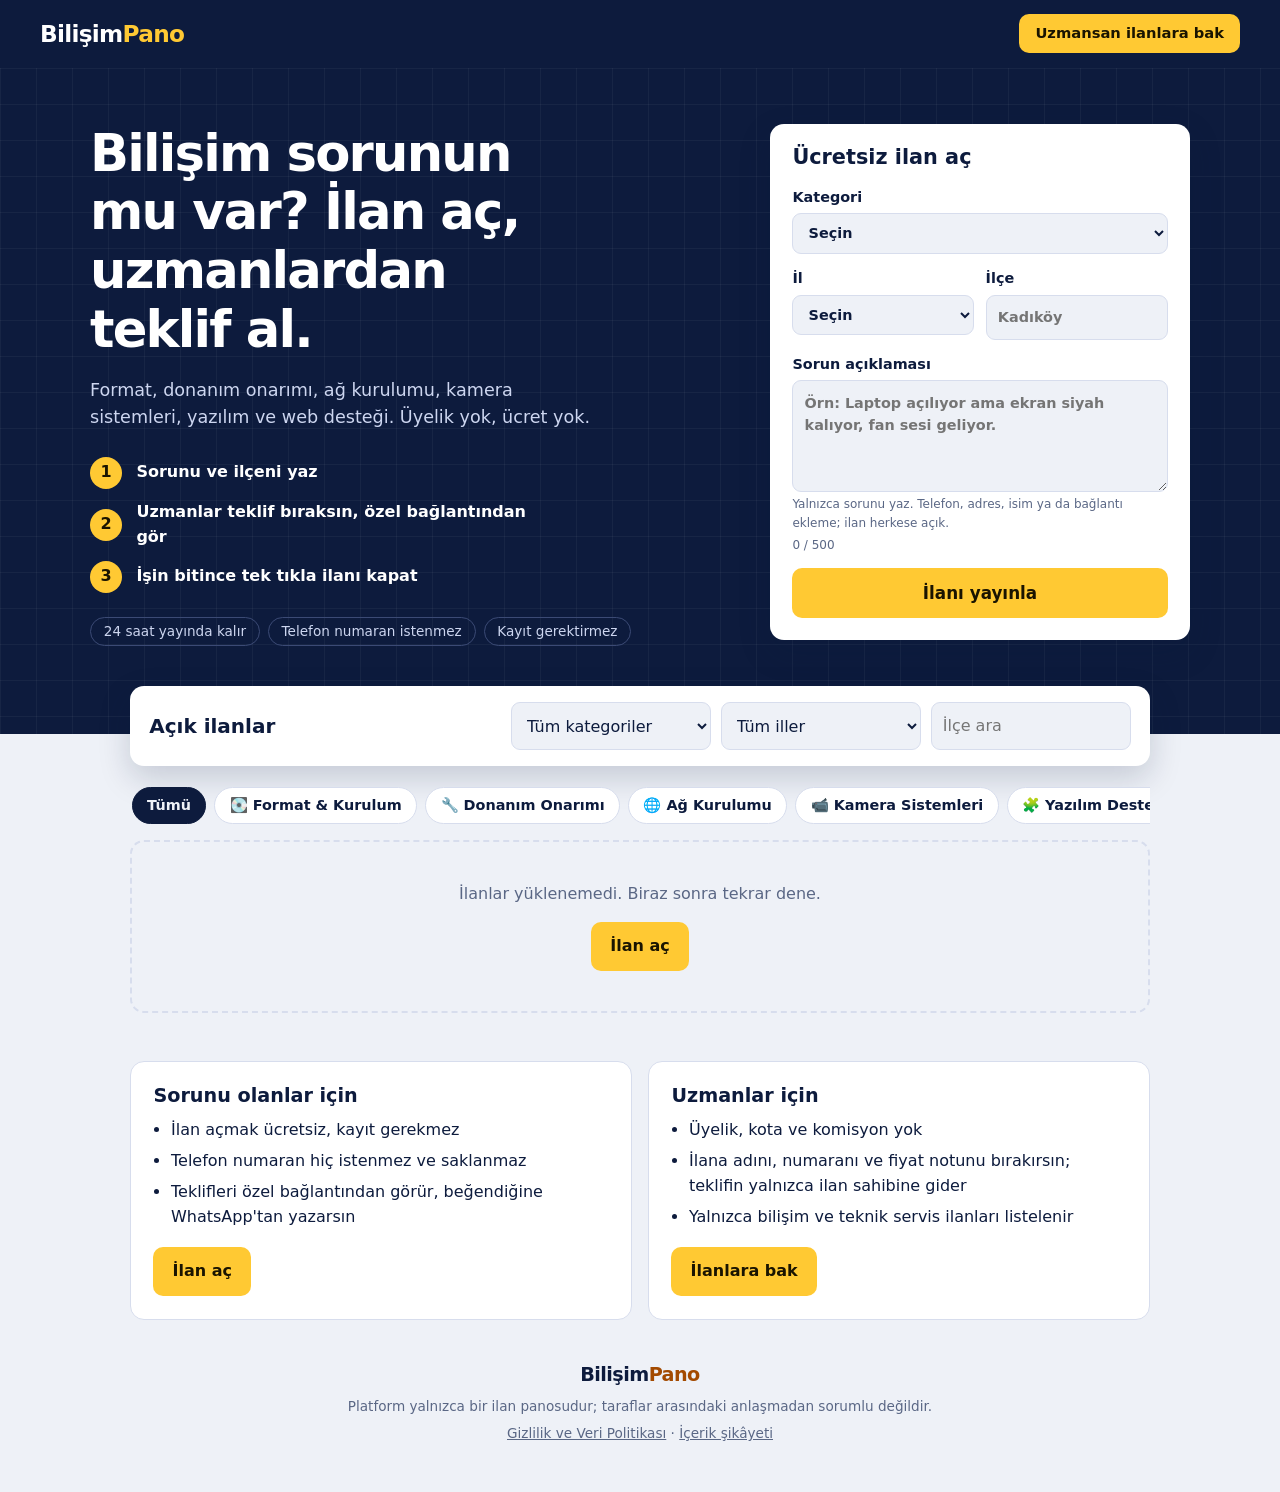
<file: public/index.html>
<!doctype html>
<html lang="tr">
<head>
  <meta charset="utf-8">
  <meta name="viewport" content="width=device-width, initial-scale=1">
  <title>BilişimPano — Teknik sorunun için ücretsiz ilan aç</title>
  <meta name="description" content="Format, donanım, ağ, kamera ve yazılım sorunları için ücretsiz ilan aç; uzmanlar WhatsApp'tan teklif versin.">
  <link rel="icon" href="favicon.svg" type="image/svg+xml">
  <meta name="theme-color" content="#0d1b3d">
  <meta property="og:type" content="website">
  <meta property="og:locale" content="tr_TR">
  <meta property="og:site_name" content="BilişimPano">
  <meta property="og:title" content="BilişimPano — Teknik sorunun için ücretsiz ilan aç">
  <meta property="og:description" content="Format, donanım, ağ, kamera ve yazılım sorunları için ücretsiz ilan aç; uzmanlar teklif bıraksın.">
  <link rel="stylesheet" href="styles.css?v=13">
  <script type="module" src="app.js?v=13"></script>
</head>
<body>
  <header class="top">
    <a class="brand" href="./">Bilişim<span>Pano</span></a>
    <div class="top-actions">
      <button id="mine-btn" class="btn ghost sm" type="button" hidden>İlanlarım</button>
      <a class="btn sm" href="#ilanlar">Uzmansan ilanlara bak</a>
    </div>
  </header>

  <section class="hero">
    <div class="hero-in">
      <div class="pitch">
        <h1>Bilişim sorunun mu var? İlan aç, uzmanlardan teklif al.</h1>
        <p class="lead">Format, donanım onarımı, ağ kurulumu, kamera sistemleri, yazılım ve web desteği. Üyelik yok, ücret yok.</p>
        <ol class="steps">
          <li><b>1</b><span>Sorunu ve ilçeni yaz</span></li>
          <li><b>2</b><span>Uzmanlar teklif bıraksın, özel bağlantından gör</span></li>
          <li><b>3</b><span>İşin bitince tek tıkla ilanı kapat</span></li>
        </ol>
        <ul class="trust">
          <li>24 saat yayında kalır</li>
          <li>Telefon numaran istenmez</li>
          <li>Kayıt gerektirmez</li>
        </ul>
      </div>

      <section class="card-form" id="ilan" aria-labelledby="form-title">
        <h2 id="form-title">Ücretsiz ilan aç</h2>
        
        <form id="listing-form" autocomplete="off" novalidate>
          <label>Kategori
            <select id="f-category" autocomplete="off" required></select>
          </label>
          <div class="row">
            <label>İl
              <select id="f-city" autocomplete="off" required></select>
            </label>
            <label>İlçe
              <input id="f-district" type="text" maxlength="40" autocomplete="off" placeholder="Kadıköy" required>
            </label>
          </div>
          <label>Sorun açıklaması
            <textarea id="f-desc" rows="4" minlength="20" maxlength="500" required
              placeholder="Örn: Laptop açılıyor ama ekran siyah kalıyor, fan sesi geliyor."></textarea>
            <small>Yalnızca sorunu yaz. Telefon, adres, isim ya da bağlantı ekleme; ilan herkese açık.</small>
            <small id="desc-count">0 / 500</small>
          </label>
          <input id="f-website" class="hp" type="text" tabindex="-1" autocomplete="off" aria-hidden="true">
          <div id="turnstile"></div>
          <p id="form-error" class="error" role="alert" hidden></p>
          <button class="btn block" type="submit">İlanı yayınla</button>
        </form>
        <div id="result" class="notice" hidden aria-live="polite">
          <h3>İlanın yayında</h3>
          <p>Bu bağlantıyı şimdi kaydet. Gelen teklifleri bu bağlantıdan görür, işin bitince ilanı yine buradan kapatırsın. Sayfa kapanınca tekrar gösterilmez.</p>
          <input id="close-url" type="text" readonly>
          <button id="copy-btn" class="btn ghost" type="button">Bağlantıyı kopyala</button>
        </div>
      </section>
      <section id="close-panel" class="owner" hidden aria-live="polite">
        <div class="owner-head">
          <div>
            <h2>Gelen teklifler</h2>
            <p id="close-msg">Teklifler yalnızca sana görünür.</p>
          </div>
          <button id="offers-refresh" class="btn ghost sm" type="button">Yenile</button>
        </div>
        <div id="offers" class="offers"></div>
        <div class="owner-foot">
          <button id="close-btn" class="btn" type="button">İşim bitti, ilanı kaldır</button>
          <a class="btn ghost" href="./">Ana sayfaya dön</a>
        </div>
      </section>
    </div>
  </section>

  <main class="board" id="ilanlar">
    <div class="board-head">
      <h2 id="list-title">Açık ilanlar</h2>
      <div class="filters" role="search">
        <select id="q-category" autocomplete="off" aria-label="Kategori filtresi"></select>
        <select id="q-city" autocomplete="off" aria-label="İl filtresi"></select>
        <input id="q-district" type="search" autocomplete="off" placeholder="İlçe ara" maxlength="40" aria-label="İlçe ara">
      </div>
    </div>
    <div id="chips" class="chips" role="group" aria-label="Kategoriye göre filtrele"></div>
    <div id="list" class="list" aria-live="polite"></div>
    <div id="empty" class="empty" hidden>
      <p id="empty-msg">Bu filtrede açık ilan yok. Filtreyi genişlet ya da ilk ilanı sen aç.</p>
      <a class="btn" href="#ilan">İlan aç</a>
    </div>
  </main>

  <section class="info" aria-label="Kimler için">
    <article>
      <h3>Sorunu olanlar için</h3>
      <ul>
        <li>İlan açmak ücretsiz, kayıt gerekmez</li>
        <li>Telefon numaran hiç istenmez ve saklanmaz</li>
        <li>Teklifleri özel bağlantından görür, beğendiğine WhatsApp'tan yazarsın</li>
      </ul>
      <a class="btn" href="#ilan">İlan aç</a>
    </article>
    <article>
      <h3>Uzmanlar için</h3>
      <ul>
        <li>Üyelik, kota ve komisyon yok</li>
        <li>İlana adını, numaranı ve fiyat notunu bırakırsın; teklifin yalnızca ilan sahibine gider</li>
        <li>Yalnızca bilişim ve teknik servis ilanları listelenir</li>
      </ul>
      <a class="btn" href="#ilanlar">İlanlara bak</a>
    </article>
  </section>

  <dialog id="mine-dialog" aria-labelledby="mine-title">
    <h3 id="mine-title">İlanlarım</h3>
    <p class="muted-text">Bu tarayıcıdan açtığın ilanlar. Birine tıklayıp teklifleri görebilirsin.</p>
    <div id="mine-list"></div>
    <button class="btn ghost" type="button" id="mine-close">Kapat</button>
  </dialog>

  <dialog id="offer-dialog" aria-labelledby="offer-title">
    <form id="offer-form" autocomplete="off" novalidate>
      <h3 id="offer-title">Teklif bırak</h3>
      <p class="muted-text" id="offer-for"></p>
      <label>Adın ya da firman
        <input id="o-name" type="text" maxlength="40" required>
      </label>
      <label>WhatsApp numaran
        <input id="o-phone" type="tel" inputmode="tel" placeholder="05xx xxx xx xx" required>
        <small>Numaran yalnızca ilan sahibine gösterilir, herkese açık listede görünmez. Göndererek <a href="gizlilik.html" target="_blank" rel="noopener">Gizlilik Politikası</a>'nı kabul edersin.</small>
      </label>
      <label>Not ya da tahmini fiyat
        <textarea id="o-note" rows="3" maxlength="200" placeholder="Örn: Yarın gelebilirim, 500 TL"></textarea>
      </label>
      <div id="o-turnstile"></div>
      <p id="offer-error" class="error" role="alert" hidden></p>
      <div class="dlg-actions">
        <button class="btn" type="submit">Teklifi gönder</button>
        <button class="btn ghost" type="button" id="offer-cancel">Vazgeç</button>
      </div>
    </form>
  </dialog>

  <footer class="foot">
    <a class="brand" href="./">Bilişim<span>Pano</span></a>
    <p>Platform yalnızca bir ilan panosudur; taraflar arasındaki anlaşmadan sorumlu değildir.</p>
    <p><a href="gizlilik.html">Gizlilik ve Veri Politikası</a> · <a href="gizlilik.html#sikayet">İçerik şikâyeti</a></p>
  </footer>
</body>
</html>
</file>
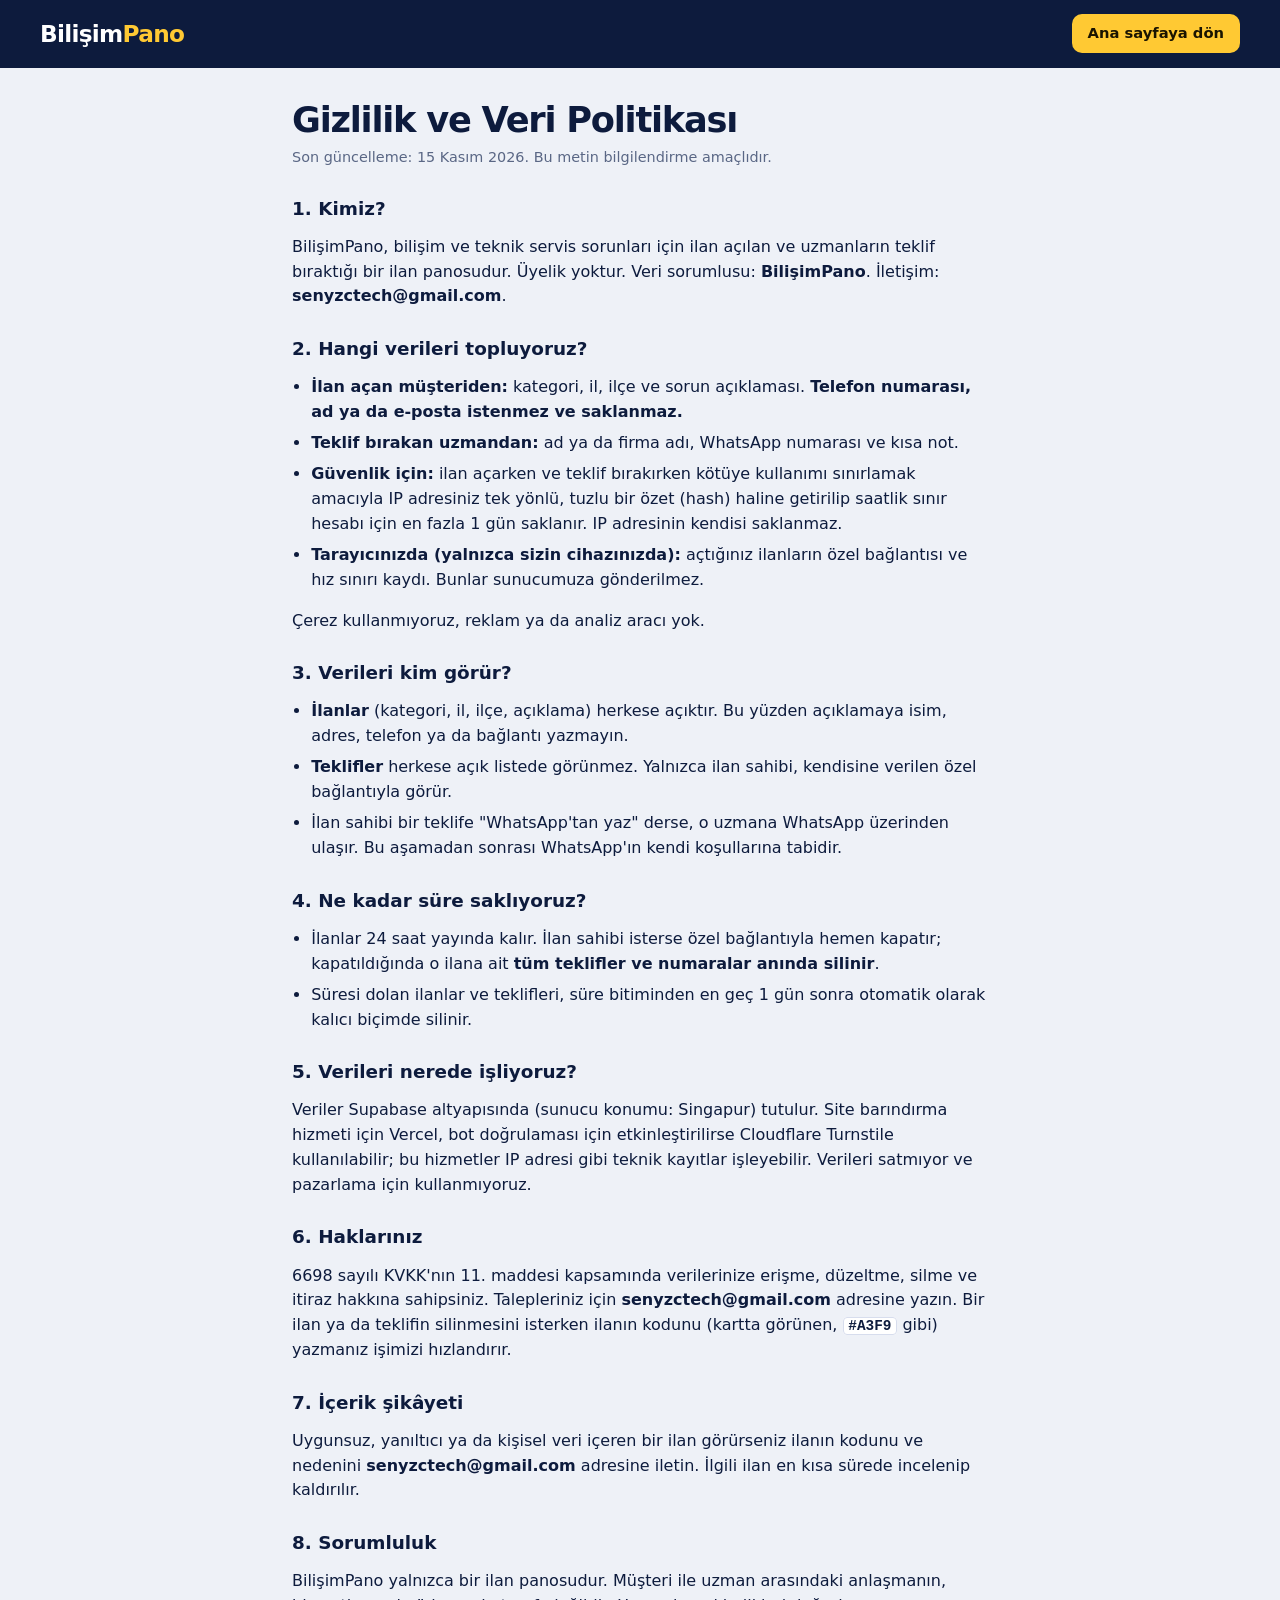
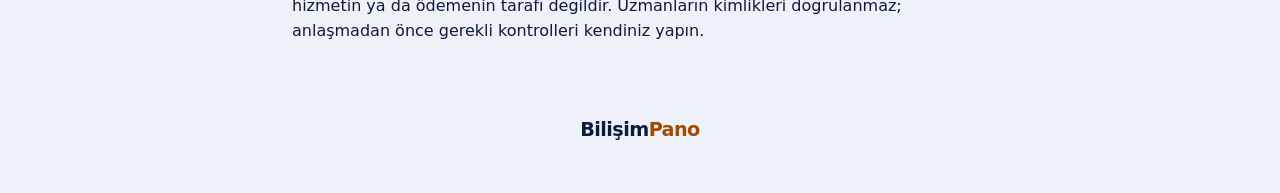
<file: public/gizlilik.html>
<!doctype html>
<html lang="tr">
<head>
  <meta charset="utf-8">
  <meta name="viewport" content="width=device-width, initial-scale=1">
  <title>Gizlilik ve Veri Politikası — BilişimPano</title>
  <link rel="icon" href="favicon.svg" type="image/svg+xml">
  <meta name="theme-color" content="#0d1b3d">
  <link rel="stylesheet" href="styles.css?v=8">
</head>
<body>
  <header class="top">
    <a class="brand" href="./">Bilişim<span>Pano</span></a>
    <a class="btn sm" href="./">Ana sayfaya dön</a>
  </header>

  <main class="legal">
    <h1>Gizlilik ve Veri Politikası</h1>
    <p class="muted-text">Son güncelleme: 15 Kasım 2026. Bu metin bilgilendirme amaçlıdır.</p>

    <h2>1. Kimiz?</h2>
    <p>BilişimPano, bilişim ve teknik servis sorunları için ilan açılan ve uzmanların teklif bıraktığı bir ilan panosudur. Üyelik yoktur. Veri sorumlusu: <strong>BilişimPano</strong>. İletişim: <strong>senyzctech@gmail.com</strong>.</p>

    <h2>2. Hangi verileri topluyoruz?</h2>
    <ul>
      <li><strong>İlan açan müşteriden:</strong> kategori, il, ilçe ve sorun açıklaması. <strong>Telefon numarası, ad ya da e-posta istenmez ve saklanmaz.</strong></li>
      <li><strong>Teklif bırakan uzmandan:</strong> ad ya da firma adı, WhatsApp numarası ve kısa not.</li>
      <li><strong>Güvenlik için:</strong> ilan açarken ve teklif bırakırken kötüye kullanımı sınırlamak amacıyla IP adresiniz tek yönlü, tuzlu bir özet (hash) haline getirilip saatlik sınır hesabı için en fazla 1 gün saklanır. IP adresinin kendisi saklanmaz.</li>
      <li><strong>Tarayıcınızda (yalnızca sizin cihazınızda):</strong> açtığınız ilanların özel bağlantısı ve hız sınırı kaydı. Bunlar sunucumuza gönderilmez.</li>
    </ul>
    <p>Çerez kullanmıyoruz, reklam ya da analiz aracı yok.</p>

    <h2>3. Verileri kim görür?</h2>
    <ul>
      <li><strong>İlanlar</strong> (kategori, il, ilçe, açıklama) herkese açıktır. Bu yüzden açıklamaya isim, adres, telefon ya da bağlantı yazmayın.</li>
      <li><strong>Teklifler</strong> herkese açık listede görünmez. Yalnızca ilan sahibi, kendisine verilen özel bağlantıyla görür.</li>
      <li>İlan sahibi bir teklife "WhatsApp'tan yaz" derse, o uzmana WhatsApp üzerinden ulaşır. Bu aşamadan sonrası WhatsApp'ın kendi koşullarına tabidir.</li>
    </ul>

    <h2>4. Ne kadar süre saklıyoruz?</h2>
    <ul>
      <li>İlanlar 24 saat yayında kalır. İlan sahibi isterse özel bağlantıyla hemen kapatır; kapatıldığında o ilana ait <strong>tüm teklifler ve numaralar anında silinir</strong>.</li>
      <li>Süresi dolan ilanlar ve teklifleri, süre bitiminden en geç 1 gün sonra otomatik olarak kalıcı biçimde silinir.</li>
    </ul>

    <h2>5. Verileri nerede işliyoruz?</h2>
    <p>Veriler Supabase altyapısında (sunucu konumu: Singapur) tutulur. Site barındırma hizmeti için Vercel, bot doğrulaması için etkinleştirilirse Cloudflare Turnstile kullanılabilir; bu hizmetler IP adresi gibi teknik kayıtlar işleyebilir. Verileri satmıyor ve pazarlama için kullanmıyoruz.</p>

    <h2>6. Haklarınız</h2>
    <p>6698 sayılı KVKK'nın 11. maddesi kapsamında verilerinize erişme, düzeltme, silme ve itiraz hakkına sahipsiniz. Talepleriniz için <strong>senyzctech@gmail.com</strong> adresine yazın. Bir ilan ya da teklifin silinmesini isterken ilanın kodunu (kartta görünen, <code>#A3F9</code> gibi) yazmanız işimizi hızlandırır.</p>

    <h2 id="sikayet">7. İçerik şikâyeti</h2>
    <p>Uygunsuz, yanıltıcı ya da kişisel veri içeren bir ilan görürseniz ilanın kodunu ve nedenini <strong>senyzctech@gmail.com</strong> adresine iletin. İlgili ilan en kısa sürede incelenip kaldırılır.</p>

    <h2>8. Sorumluluk</h2>
    <p>BilişimPano yalnızca bir ilan panosudur. Müşteri ile uzman arasındaki anlaşmanın, hizmetin ya da ödemenin tarafı değildir. Uzmanların kimlikleri doğrulanmaz; anlaşmadan önce gerekli kontrolleri kendiniz yapın.</p>
  </main>

  <footer class="foot">
    <a class="brand" href="./">Bilişim<span>Pano</span></a>
  </footer>
</body>
</html>
</file>
<file: public/styles.css>
:root{--bg:#eef1f7;--card:#fff;--ink:#0d1b3d;--muted:#5a6785;--line:#d7dded;--hero:#0d1b3d;--hero-ink:#fff;--accent:#ffc933;--accent-ink:#1a1400;--wa:#128c4a;--warn:#a34a00;--err:#b3261e;--r:14px;--shadow:0 12px 32px rgba(13,27,61,.18)}
@media(prefers-color-scheme:dark){:root{--bg:#0a1020;--card:#131c30;--ink:#e9eefc;--muted:#97a4c4;--line:#26324f;--hero:#070d1d;--warn:#ffb067;--err:#ff8a80;--shadow:0 12px 32px rgba(0,0,0,.5)}}
*{box-sizing:border-box}
body{margin:0;background:var(--bg);color:var(--ink);font:16px/1.55 system-ui,-apple-system,"Segoe UI",Roboto,sans-serif}
h1,h2,h3{line-height:1.15;margin:0}
.top{display:flex;justify-content:space-between;align-items:center;padding:.9rem clamp(1rem,4vw,2.5rem);background:var(--hero);color:var(--hero-ink)}
.brand{font-size:1.45rem;font-weight:800;letter-spacing:-.03em;color:#fff;text-decoration:none}.brand span{color:var(--accent)}

.hero{background:var(--hero);color:var(--hero-ink);background-image:linear-gradient(rgba(255,255,255,.045) 1px,transparent 1px),linear-gradient(90deg,rgba(255,255,255,.045) 1px,transparent 1px);background-size:36px 36px;padding:2rem clamp(1rem,4vw,2.5rem) 5.5rem}
.hero-in{max-width:1100px;margin:0 auto;display:grid;gap:2rem}
@media(min-width:900px){.hero-in{grid-template-columns:1.1fr 420px;align-items:start;gap:3.5rem;padding-top:1.5rem}}
h1{font-size:clamp(2rem,5.2vw,3.2rem);font-weight:800;letter-spacing:-.035em;max-width:16ch}
.lead{color:#cdd6f0;font-size:1.1rem;max-width:46ch;margin:1.1rem 0 1.6rem}
.steps{list-style:none;padding:0;margin:0 0 1.5rem;display:grid;gap:.7rem;max-width:44ch}
.steps li{display:flex;align-items:center;gap:.9rem;font-weight:600}
.steps b{flex:none;display:grid;place-items:center;width:2rem;height:2rem;border-radius:50%;background:var(--accent);color:var(--accent-ink)}
.trust{list-style:none;padding:0;margin:0;display:flex;flex-wrap:wrap;gap:.5rem}
.trust li{font-size:.85rem;color:#cdd6f0;border:1px solid #3b4a75;border-radius:99px;padding:.2rem .8rem}
.card-form{background:var(--card);color:var(--ink);border-radius:var(--r);padding:1.4rem;box-shadow:var(--shadow)}
.card-form h2{font-size:1.3rem;margin-bottom:1rem}
.notice{border-left:4px solid var(--accent);background:var(--bg);border-radius:8px;padding:.9rem 1rem;margin-bottom:1rem}
.notice h3{font-size:1.05rem;margin-bottom:.3rem}.notice p{margin:.2rem 0 .7rem}
label{display:block;font-weight:600;font-size:.9rem;margin-bottom:.85rem}
input,select,textarea{display:block;width:100%;margin-top:.3rem;padding:.65rem .7rem;font:inherit;color:var(--ink);background:var(--bg);border:1px solid var(--line);border-radius:9px}
input:focus-visible,select:focus-visible,textarea:focus-visible,.btn:focus-visible{outline:3px solid var(--accent);outline-offset:2px}
small{display:block;font-weight:400;color:var(--muted);margin-top:.2rem}
.row{display:grid;grid-template-columns:1fr 1fr;gap:.7rem}
.hp{position:absolute;left:-9999px;width:1px;height:1px;opacity:0}
.btn{display:inline-block;padding:.75rem 1.2rem;font:inherit;font-weight:800;color:var(--accent-ink);background:var(--accent);border:0;border-radius:10px;cursor:pointer}
.btn.block{width:100%;font-size:1.05rem}
.btn:hover{filter:brightness(1.06)}.btn:disabled{opacity:.55;cursor:wait}
.btn{text-decoration:none;text-align:center}.btn.sm{padding:.5rem 1rem;font-size:.92rem}
.btn.ghost{background:transparent;color:var(--ink);border:2px solid var(--ink);margin-top:.6rem}
.btn.wa{background:var(--wa);color:#fff}
.error{color:var(--err);font-weight:600;margin:.2rem 0 .8rem}
.board{max-width:1100px;margin:-3rem auto 0;padding:0 clamp(1rem,4vw,2.5rem) 2rem}
.board-head{background:var(--card);border-radius:var(--r);padding:1rem 1.2rem;box-shadow:var(--shadow);display:grid;gap:.8rem;margin-bottom:1.2rem}
.board-head h2{font-size:1.25rem}
@media(min-width:900px){.board{margin-top:-3rem}.board-head{grid-template-columns:auto 1fr;align-items:center}.filters{justify-self:end;width:100%;max-width:620px}}
.filters{display:grid;gap:.6rem}
@media(min-width:600px){.filters{grid-template-columns:1fr 1fr 1fr}}
.filters select,.filters input{margin:0}
.list{display:grid;gap:1rem}
@media(min-width:700px){.list{grid-template-columns:1fr 1fr}}
.card{--c:#475569;background:var(--card);border:1px solid var(--line);border-left:7px solid var(--c);border-radius:var(--r);padding:1rem 1.1rem;display:flex;flex-direction:column}
.card[data-cat=format]{--c:#2563eb}.card[data-cat=donanim]{--c:#d9480f}.card[data-cat=ag]{--c:#0f766e}.card[data-cat=kamera]{--c:#7c3aed}
.card[data-cat=yazilim]{--c:#0369a1}.card[data-cat=web]{--c:#be185d}.card[data-cat=veri]{--c:#a16207}
.meta{display:flex;flex-wrap:wrap;align-items:center;gap:.4rem .7rem;font-size:.85rem;margin-bottom:.6rem}
.badge{background:var(--c);color:#fff;font-weight:700;padding:.15rem .65rem;border-radius:99px}
.tid{font:600 .8rem ui-monospace,SFMono-Regular,Menlo,monospace;color:var(--muted)}
.timer{margin-left:auto;color:var(--warn);font-weight:700;white-space:nowrap}
.loc{font-weight:700;margin:0 0 .35rem}
.desc{margin:0 0 1rem;white-space:pre-wrap;overflow-wrap:anywhere;flex:1}
.card .btn{width:100%;border-top:0;margin-top:auto}
.card .actions{border-top:2px dashed var(--line);padding-top:.9rem}
.empty{text-align:center;color:var(--muted);padding:2.5rem 1rem;border:2px dashed var(--line);border-radius:var(--r)}
.empty p{margin:0 0 1rem}.empty .btn{display:inline-block}
.chips{display:flex;gap:.5rem;overflow-x:auto;padding:.1rem .1rem .8rem;margin-bottom:.2rem}
.chip{flex:none;font:inherit;font-weight:600;font-size:.9rem;color:var(--ink);background:var(--card);border:1px solid var(--line);border-radius:99px;padding:.4rem .9rem;cursor:pointer}
.chip:hover{border-color:var(--ink)}.chip[aria-pressed=true]{background:var(--ink);color:var(--bg);border-color:var(--ink)}
.chip:focus-visible{outline:3px solid var(--accent);outline-offset:2px}
.info{max-width:1100px;margin:1rem auto 0;padding:0 clamp(1rem,4vw,2.5rem);display:grid;gap:1rem}
@media(min-width:800px){.info{grid-template-columns:1fr 1fr}}
.info article{background:var(--card);border:1px solid var(--line);border-radius:var(--r);padding:1.4rem}
.info h3{font-size:1.2rem;margin-bottom:.7rem}
.info ul{margin:0 0 1.1rem;padding-left:1.1rem;display:grid;gap:.4rem}
.info .btn{display:inline-block}
.foot{text-align:center;color:var(--muted);font-size:.85rem;padding:2.5rem 1rem 3rem}.foot .brand{color:var(--ink);font-size:1.2rem}.foot p{margin:.4rem 0 0}
[hidden]{display:none!important}
@media(prefers-reduced-motion:no-preference){html{scroll-behavior:smooth}.card{transition:transform .15s,box-shadow .15s}.card:hover{transform:translateY(-2px);box-shadow:var(--shadow)}}
.foot .brand span{color:var(--warn)}

.notice .btn{margin-right:.4rem}
dialog{border:0;border-radius:var(--r);padding:1.4rem;width:min(92vw,440px);background:var(--card);color:var(--ink);box-shadow:var(--shadow)}
dialog::backdrop{background:rgba(7,13,29,.65)}
.dlg-actions{display:flex;gap:.6rem;flex-wrap:wrap}.dlg-actions .btn{margin:0}
.muted-text{color:var(--muted);margin:.2rem 0 1rem;font-size:.9rem}

.owner{background:var(--card);color:var(--ink);border-radius:var(--r);box-shadow:var(--shadow);padding:1.5rem;width:100%;max-width:820px;margin:0 auto}
.owner h2{font-size:1.5rem}
.owner-head{display:flex;justify-content:space-between;align-items:flex-start;gap:1rem;margin-bottom:1.2rem}
.owner-head p{margin:.3rem 0 0;color:var(--muted)}
.offers{display:grid;gap:.9rem}
@media(min-width:700px){.offers{grid-template-columns:1fr 1fr}}
.offer{display:flex;gap:.9rem;background:var(--bg);border:1px solid var(--line);border-radius:12px;padding:1rem}
.avatar{flex:none;display:grid;place-items:center;width:2.6rem;height:2.6rem;border-radius:50%;background:var(--ink);color:var(--bg);font-weight:800}
.offer-body{min-width:0;display:flex;flex-direction:column;align-items:flex-start;gap:.15rem}
.offer-body small{margin:0}
.offer-body p{margin:.3rem 0 .7rem;overflow-wrap:anywhere}
.offer-body .btn{margin:auto 0 0}
.owner-foot{display:flex;flex-wrap:wrap;gap:.6rem;margin-top:1.4rem;padding-top:1.2rem;border-top:2px dashed var(--line)}
.owner-foot .btn{margin:0}
.owner-mode{grid-template-columns:1fr!important;padding-top:0!important}
.owner-mode .pitch,.owner-mode .card-form{display:none}
.hero:has(.owner-mode){padding-bottom:4rem}

/* İlan sahibi ekranı: yalnızca teklif paneli görünsün */
.owner-view .board,.owner-view .info,.owner-view .top .btn{display:none}
.owner-view .hero{min-height:60vh}

.top-actions{display:flex;gap:.6rem;align-items:center;flex-wrap:wrap;justify-content:flex-end}
.top .btn.ghost{color:#fff;border-color:#8b9ac4;margin:0}
#mine-list{display:grid;gap:.6rem;margin:0 0 1rem}#mine-list .btn{margin:0;text-align:left}

.foot a:not(.brand),small a{color:inherit;text-decoration:underline}
.legal{max-width:760px;margin:0 auto;padding:2rem clamp(1rem,4vw,2rem) 1rem}
.legal h1{font-size:clamp(1.6rem,4vw,2.2rem);margin-bottom:.4rem;max-width:none}
.legal h2{font-size:1.15rem;margin:1.8rem 0 .5rem}
.legal ul{padding-left:1.2rem;display:grid;gap:.4rem}
.legal code{font:600 .9em ui-monospace,Menlo,monospace;background:var(--card);border:1px solid var(--line);padding:0 .3rem;border-radius:4px}
.hero h1{text-wrap:balance}
</file>
